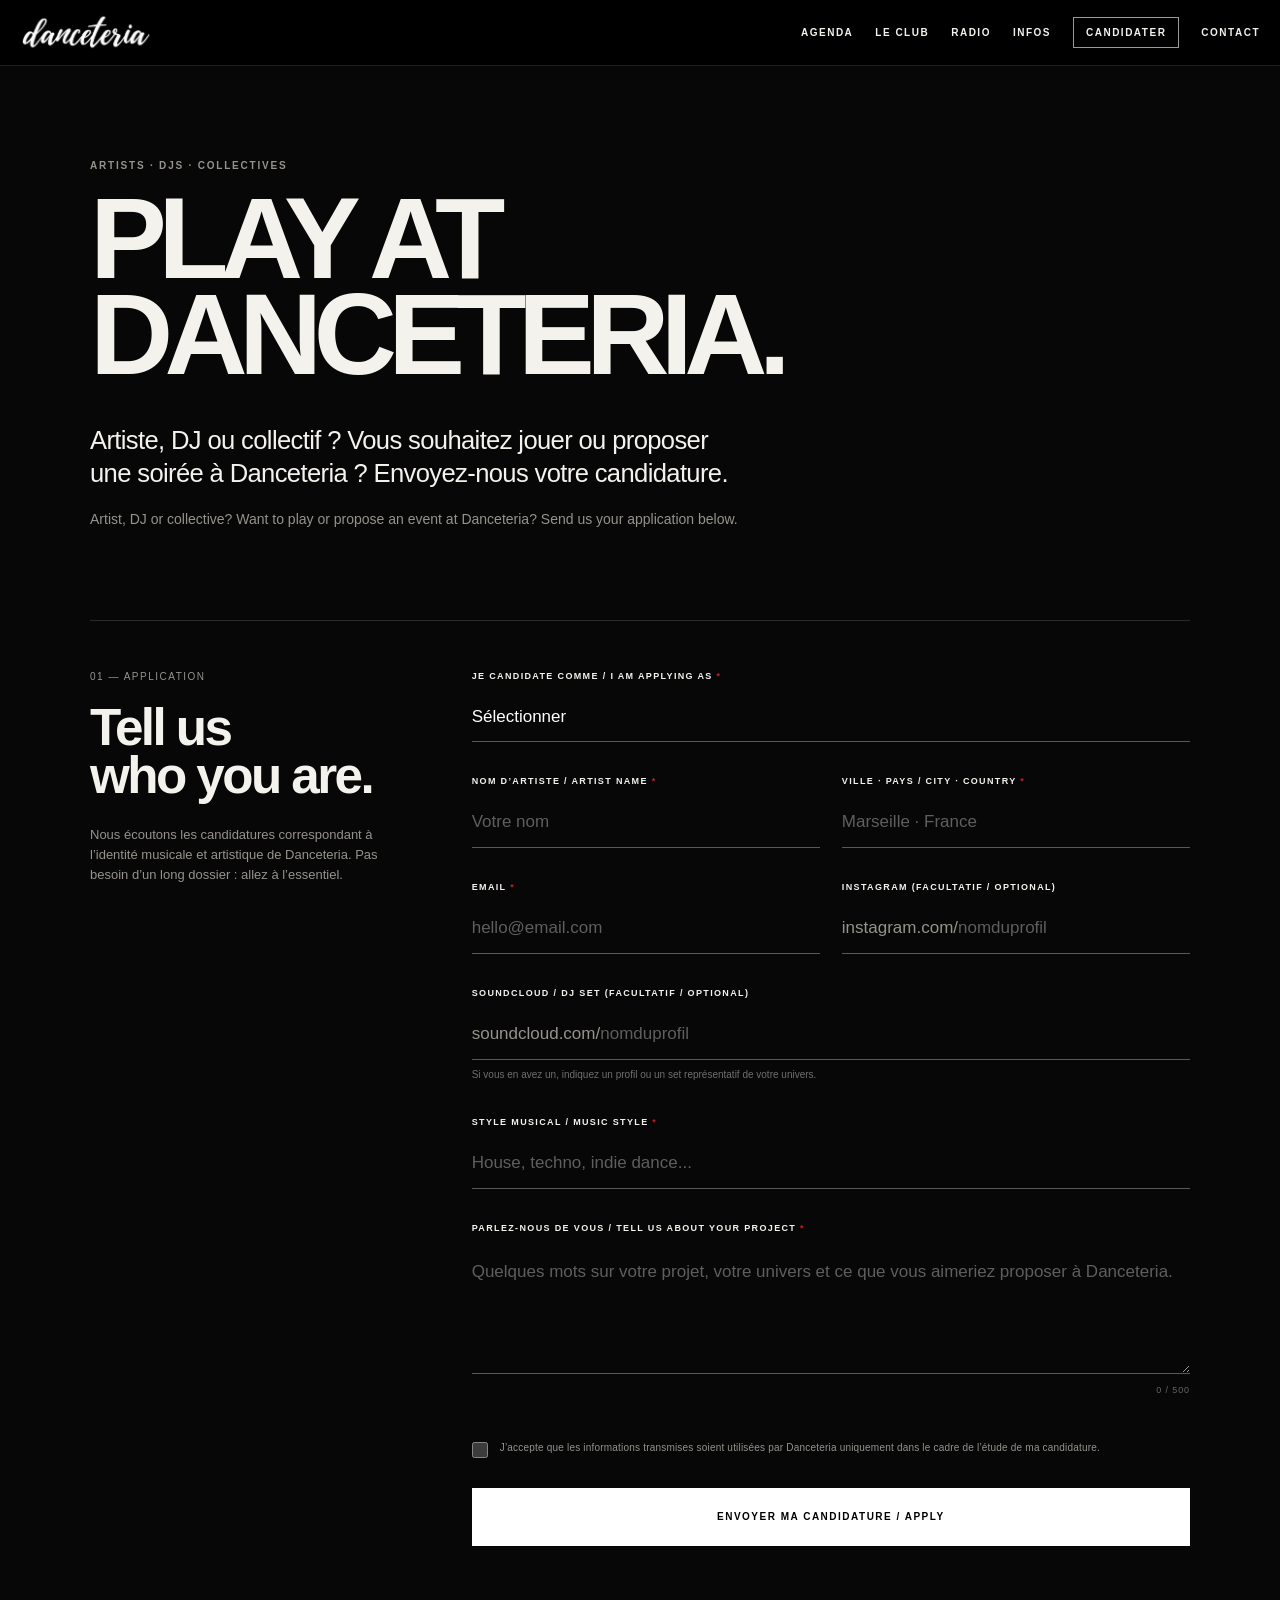
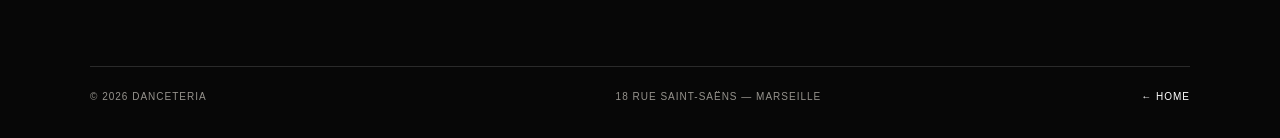
<file: candidature.html>
<!DOCTYPE html>
<html lang="fr">

<head>

  <!-- Google tag (gtag.js) — DANCETERIA.FR -->
  <script async src="https://www.googletagmanager.com/gtag/js?id=G-4NT4JHW9YG"></script>
  <script>
    window.dataLayer = window.dataLayer || [];
    function gtag(){dataLayer.push(arguments);}
    gtag('js', new Date());
    gtag('config', 'G-4NT4JHW9YG');
  </script>


  <meta charset="UTF-8">

  <meta
    name="viewport"
    content="width=device-width, initial-scale=1.0"
  >

  <title>Jouer à Danceteria Marseille | Candidature DJ</title>

  <meta
    name="description"
    content="DJ, artiste ou collectif : proposez votre projet pour jouer ou organiser une soirée au club Danceteria à Marseille."
  >

  <meta
    name="robots"
    content="index, follow, max-image-preview:large"
  >

  <meta
    name="theme-color"
    content="#070707"
  >

  <link rel="canonical" href="https://danceteria.fr/candidature.html">
  <link rel="alternate" hreflang="fr" href="https://danceteria.fr/candidature.html">
  <link rel="alternate" hreflang="x-default" href="https://danceteria.fr/candidature.html">

  <link
    rel="icon"
    type="image/png"
    href="logo-danceteria-transparent.png"
  >

  <link
    rel="apple-touch-icon"
    href="logo-danceteria.png"
  >

  <meta property="og:type" content="website">
  <meta property="og:locale" content="fr_FR">
  <meta property="og:site_name" content="Danceteria">
  <meta property="og:title" content="Jouer à Danceteria — Candidature DJ et collectif">
  <meta property="og:description" content="Proposez votre projet pour jouer ou organiser une soirée à Danceteria Marseille.">
  <meta property="og:url" content="https://danceteria.fr/candidature.html">
  <meta property="og:image" content="https://danceteria.fr/logo-danceteria.png">
  <meta property="og:image:alt" content="Logo du club Danceteria à Marseille">

  <meta name="twitter:card" content="summary">
  <meta name="twitter:title" content="Jouer à Danceteria Marseille">
  <meta name="twitter:description" content="Candidature pour DJs, artistes et collectifs.">
  <meta name="twitter:image" content="https://danceteria.fr/logo-danceteria.png">


  <style>

    :root {
      --bg: #070707;
      --surface: #101010;
      --text: #f4f2ed;
      --muted: #96938d;
      --line: rgba(255,255,255,.14);
      --red: #c82019;
      --max: 1100px;
      color-scheme: dark;
    }

    * {
      box-sizing: border-box;
    }

    html {
      background: var(--bg);
    }

    body {
      margin: 0;
      min-height: 100vh;
      background: var(--bg);
      color: var(--text);
      font-family: "Helvetica Neue", Helvetica, Arial, sans-serif;
      -webkit-font-smoothing: antialiased;
    }

    body.menu-open {
      overflow: hidden;
    }

    a {
      color: inherit;
    }


    /* HEADER */

    .site-header {
      position: fixed;
      z-index: 100;
      top: 0;
      left: 0;
      right: 0;
      height: 66px;
      padding: 0 20px;
      display: flex;
      align-items: center;
      justify-content: space-between;
      background: rgba(0,0,0,.94);
      border-bottom: 1px solid rgba(255,255,255,.12);
      backdrop-filter: blur(8px);
      -webkit-backdrop-filter: blur(8px);
    }

    .brand {
      width: 138px;
      height: 42px;
      display: flex;
      align-items: center;
      text-decoration: none;
    }

    .brand img {
      display: block;
      width: 132px;
      height: auto;
      object-fit: contain;
    }

    .main-nav {
      display: flex;
      align-items: center;
      gap: 22px;
    }

    .main-nav a {
      text-decoration: none;
      text-transform: uppercase;
      font-size: 10px;
      font-weight: 700;
      letter-spacing: .15em;
      transition: opacity .2s ease;
    }

    .main-nav a:hover {
      opacity: .55;
    }

    .main-nav .active {
      padding: 9px 12px;
      border: 1px solid rgba(255,255,255,.6);
    }

    .menu-toggle {
      display: none;
      padding: 0;
      border: 0;
      background: transparent;
      color: white;
      font: inherit;
      font-size: 10px;
      font-weight: 800;
      letter-spacing: .15em;
      cursor: pointer;
    }


    /* PAGE */

    .page {
      width: min(var(--max), calc(100% - 44px));
      margin: 0 auto;
      padding: 160px 0 120px;
    }

    .page-intro {
      max-width: 900px;
      margin-bottom: 90px;
    }

    .eyebrow {
      margin: 0 0 20px;
      font-size: 10px;
      font-weight: 800;
      letter-spacing: .18em;
      text-transform: uppercase;
      color: var(--muted);
    }

    h1 {
      margin: 0;
      max-width: 900px;
      font-size: clamp(58px,9vw,126px);
      line-height: .83;
      font-weight: 900;
      letter-spacing: -.075em;
      text-transform: uppercase;
    }

    .intro-fr {
      max-width: 650px;
      margin: 42px 0 0;
      font-size: clamp(19px,2vw,28px);
      line-height: 1.3;
      letter-spacing: -.025em;
    }

    .intro-en {
      max-width: 650px;
      margin: 18px 0 0;
      color: var(--muted);
      font-size: 14px;
      line-height: 1.55;
    }


    /* LAYOUT */

    .form-layout {
      display: grid;
      grid-template-columns: .42fr 1fr;
      gap: 80px;
      align-items: start;
      padding-top: 50px;
      border-top: 1px solid var(--line);
    }

    .form-aside {
      position: sticky;
      top: 110px;
    }

    .form-number {
      display: block;
      margin-bottom: 22px;
      color: var(--muted);
      font-size: 10px;
      letter-spacing: .15em;
    }

    .form-aside h2 {
      margin: 0;
      font-size: clamp(32px,4vw,52px);
      line-height: .92;
      letter-spacing: -.05em;
    }

    .form-aside p {
      max-width: 300px;
      margin: 26px 0 0;
      color: var(--muted);
      font-size: 13px;
      line-height: 1.55;
    }


    /* FORM */

    .application-form {
      width: 100%;
    }

    .field {
      margin-bottom: 34px;
    }

    .field-row {
      display: grid;
      grid-template-columns: 1fr 1fr;
      gap: 22px;
    }

    label {
      display: block;
      margin-bottom: 11px;
      font-size: 9px;
      font-weight: 800;
      letter-spacing: .15em;
      text-transform: uppercase;
    }

    .required {
      color: var(--red);
    }

    input,
    select,
    textarea {
      width: 100%;
      padding: 15px 0;
      border: 0;
      border-bottom: 1px solid rgba(255,255,255,.33);
      border-radius: 0;
      outline: 0;
      background: transparent;
      color: white;
      font: inherit;
      font-size: 17px;
      transition: border-color .2s ease;
    }

    input:focus,
    select:focus,
    textarea:focus {
      border-bottom-color: white;
    }

    input::placeholder,
    textarea::placeholder {
      color: #5e5e5e;
    }

    select {
      appearance: none;
      -webkit-appearance: none;
      cursor: pointer;
    }

    select option {
      background: #111;
      color: white;
    }

    textarea {
      min-height: 130px;
      resize: vertical;
      line-height: 1.5;
    }

    .field-help {
      display: block;
      margin-top: 8px;
      color: #6f6f6f;
      font-size: 10px;
      line-height: 1.45;
    }

    .char-counter {
      margin-top: 7px;
      text-align: right;
      color: #666;
      font-size: 9px;
      letter-spacing: .1em;
    }


    /* PREFIXES */

    .prefixed-input {
      display: flex;
      align-items: center;
      width: 100%;
      border-bottom: 1px solid rgba(255,255,255,.33);
      transition: border-color .2s ease;
    }

    .prefixed-input:focus-within {
      border-bottom-color: white;
    }

    .input-prefix {
      flex-shrink: 0;
      padding: 15px 0;
      color: var(--muted);
      font-size: 17px;
      white-space: nowrap;
    }

    .prefixed-input input {
      min-width: 0;
      padding: 15px 0;
      margin: 0;
      border: 0;
    }

    .prefixed-input input:focus {
      border: 0;
    }


    /* CONSENT */

    .consent {
      margin: 45px 0 30px;
      display: flex;
      gap: 12px;
      align-items: flex-start;
    }

    .consent input {
      width: 16px;
      height: 16px;
      margin: 2px 0 0;
      accent-color: white;
      flex-shrink: 0;
    }

    .consent label {
      margin: 0;
      color: var(--muted);
      font-size: 10px;
      font-weight: 500;
      line-height: 1.5;
      letter-spacing: .02em;
      text-transform: none;
    }


    /* BUTTON */

    .submit-button {
      width: 100%;
      min-height: 58px;
      padding: 0 22px;
      border: 1px solid white;
      background: white;
      color: black;
      font: inherit;
      font-size: 10px;
      font-weight: 850;
      letter-spacing: .15em;
      text-transform: uppercase;
      cursor: pointer;
      transition: background .2s ease,color .2s ease;
    }

    .submit-button:hover {
      background: transparent;
      color: white;
    }

    .submit-button:disabled {
      opacity: .45;
      cursor: wait;
    }


    /* MESSAGES */

    .form-message {
      display: none;
      margin-top: 30px;
      padding: 28px;
      border: 1px solid var(--line);
    }

    .form-message.is-visible {
      display: block;
    }

    .form-message strong {
      display: block;
      margin-bottom: 8px;
      font-size: 20px;
      letter-spacing: -.03em;
    }

    .form-message p {
      margin: 0;
      color: var(--muted);
      line-height: 1.5;
      font-size: 13px;
    }

    .form-error {
      border-color: rgba(200,32,25,.7);
    }


    /* FOOTER */

    .site-footer {
      width: min(var(--max),calc(100% - 44px));
      margin: 0 auto;
      padding: 24px 0 36px;
      display: grid;
      grid-template-columns: 1fr 1fr auto;
      gap: 20px;
      border-top: 1px solid var(--line);
      color: var(--muted);
      font-size: 10px;
      letter-spacing: .1em;
    }

    .site-footer a {
      color: white;
      text-decoration: none;
    }


    @media (max-width:900px) {

      .menu-toggle {
        display: block;
      }

      .main-nav {
        position: fixed;
        top: 66px;
        left: 0;
        right: 0;
        display: none;
        flex-direction: column;
        align-items: flex-start;
        padding: 28px 20px 36px;
        background: #000;
      }

      .main-nav.is-open {
        display: flex;
      }

      .main-nav a {
        font-size: 17px;
      }

      .main-nav .active {
        padding: 12px 15px;
      }

      .form-layout {
        grid-template-columns: 1fr;
        gap: 50px;
      }

      .form-aside {
        position: static;
      }

      .form-aside p {
        max-width: 500px;
      }
    }


    @media (max-width:600px) {

      .site-header {
        padding: 0 16px;
      }

      .brand {
        width: 112px;
      }

      .brand img {
        width: 108px;
      }

      .page {
        width: calc(100% - 32px);
        padding: 125px 0 80px;
      }

      .page-intro {
        margin-bottom: 65px;
      }

      h1 {
        font-size: clamp(50px,17vw,78px);
      }

      .intro-fr {
        margin-top: 32px;
        font-size: 19px;
      }

      .field-row {
        grid-template-columns: 1fr;
        gap: 0;
      }

      .input-prefix,
      .prefixed-input input {
        font-size: 15px;
      }

      .site-footer {
        width: calc(100% - 32px);
        grid-template-columns: 1fr auto;
      }

      .site-footer span:nth-child(2) {
        display: none;
      }
    }

  </style>

</head>


<body>


<header class="site-header">

  <a
    class="brand"
    href="index.html"
    aria-label="Danceteria — accueil"
  >
    <img
      src="logo-danceteria-transparent.png"
      alt="Danceteria"
    >
  </a>

  <button
    class="menu-toggle"
    type="button"
    aria-expanded="false"
    aria-controls="main-nav"
  >
    MENU
  </button>

  <nav
    class="main-nav"
    id="main-nav"
    aria-label="Navigation principale"
  >

    <a href="index.html#agenda">Agenda</a>
    <a href="index.html#club">Le club</a>
    <a href="radio.html">Radio</a>
    <a href="index.html#infos">Infos</a>

    <a
      class="active"
      href="candidature.html"
    >
      Candidater
    </a>

    <a href="index.html#contact">Contact</a>

  </nav>

</header>



<main class="page">


<section class="page-intro">

  <p class="eyebrow">
    Artists · DJs · Collectives
  </p>

  <h1>
    Play at<br>
    Danceteria.
  </h1>

  <p class="intro-fr">
    Artiste, DJ ou collectif ?
    Vous souhaitez jouer ou proposer une soirée à Danceteria ?
    Envoyez-nous votre candidature.
  </p>

  <p class="intro-en">
    Artist, DJ or collective?
    Want to play or propose an event at Danceteria?
    Send us your application below.
  </p>

</section>



<section class="form-layout">


<aside class="form-aside">

  <span class="form-number">
    01 — APPLICATION
  </span>

  <h2>
    Tell us<br>
    who you are.
  </h2>

  <p>
    Nous écoutons les candidatures correspondant à
    l’identité musicale et artistique de Danceteria.
    Pas besoin d’un long dossier : allez à l’essentiel.
  </p>

</aside>



<form
  class="application-form"
  id="application-form"
  action="https://formspree.io/f/xoeqevja"
  method="POST"
>


<input
  type="hidden"
  name="_subject"
  value="Nouvelle candidature — Danceteria"
>


<input
  type="text"
  name="_gotcha"
  tabindex="-1"
  autocomplete="off"
  style="display:none"
>


<input
  type="hidden"
  id="instagram-url"
  name="Instagram"
>


<input
  type="hidden"
  id="soundcloud-url"
  name="SoundCloud / DJ Set"
>



<div class="field">

  <label for="type">
    Je candidate comme / I am applying as
    <span class="required">*</span>
  </label>

  <select
    id="type"
    name="Type de candidature"
    required
  >

    <option value="" selected disabled>
      Sélectionner
    </option>

    <option value="DJ / Artiste">
      DJ / Artiste
    </option>

    <option value="Collectif">
      Collectif
    </option>

  </select>

</div>



<div class="field-row">


<div class="field">

  <label for="name">
    Nom d’artiste / Artist name
    <span class="required">*</span>
  </label>

  <input
    id="name"
    name="Nom artiste ou collectif"
    type="text"
    required
    autocomplete="name"
    placeholder="Votre nom"
  >

</div>



<div class="field">

  <label for="location">
    Ville · Pays / City · Country
    <span class="required">*</span>
  </label>

  <input
    id="location"
    name="Ville et pays"
    type="text"
    required
    placeholder="Marseille · France"
  >

</div>


</div>



<div class="field-row">


<div class="field">

  <label for="email">
    Email
    <span class="required">*</span>
  </label>

  <input
    id="email"
    name="email"
    type="email"
    required
    autocomplete="email"
    placeholder="hello@email.com"
  >

</div>



<div class="field">

  <label for="instagram-handle">
    Instagram (facultatif / optional)
  </label>

  <div class="prefixed-input">

    <span class="input-prefix">
      instagram.com/
    </span>

    <input
      id="instagram-handle"
      type="text"
      autocomplete="off"
      autocapitalize="none"
      spellcheck="false"
      placeholder="nomduprofil"
    >

  </div>

</div>


</div>



<div class="field">

  <label for="soundcloud-handle">
    SoundCloud / DJ Set (facultatif / optional)
  </label>

  <div class="prefixed-input">

    <span class="input-prefix">
      soundcloud.com/
    </span>

    <input
      id="soundcloud-handle"
      type="text"
      autocomplete="off"
      autocapitalize="none"
      spellcheck="false"
      placeholder="nomduprofil"
    >

  </div>

  <span class="field-help">
    Si vous en avez un, indiquez un profil ou un set représentatif de votre univers.
  </span>

</div>



<div class="field">

  <label for="style">
    Style musical / Music style
    <span class="required">*</span>
  </label>

  <input
    id="style"
    name="Style musical"
    type="text"
    required
    placeholder="House, techno, indie dance..."
  >

</div>



<div class="field">

  <label for="message">
    Parlez-nous de vous / Tell us about your project
    <span class="required">*</span>
  </label>

  <textarea
    id="message"
    name="Présentation"
    maxlength="500"
    required
    placeholder="Quelques mots sur votre projet, votre univers et ce que vous aimeriez proposer à Danceteria."
  ></textarea>

  <div
    class="char-counter"
    id="char-counter"
  >
    0 / 500
  </div>

</div>



<div class="consent">

  <input
    id="consent"
    name="Consentement"
    type="checkbox"
    value="Oui"
    required
  >

  <label for="consent">
    J’accepte que les informations transmises soient utilisées
    par Danceteria uniquement dans le cadre de l’étude de ma candidature.
  </label>

</div>



<button
  class="submit-button"
  id="submit-button"
  type="submit"
>
  ENVOYER MA CANDIDATURE / APPLY
</button>



<div
  class="form-message"
  id="success-message"
  role="status"
>

  <strong>
    CANDIDATURE ENVOYÉE.
  </strong>

  <p>
    Merci. Nous reviendrons vers vous si votre proposition
    correspond à la programmation de Danceteria.
  </p>

</div>



<div
  class="form-message form-error"
  id="error-message"
  role="alert"
>

  <strong>
    UNE ERREUR EST SURVENUE.
  </strong>

  <p>
    Votre candidature n’a pas pu être envoyée.
    Merci de réessayer ou de nous contacter à info@danceteria.fr.
  </p>

</div>


</form>


</section>


</main>



<footer class="site-footer">

  <span>
    © 2026 DANCETERIA
  </span>

  <span>
    18 RUE SAINT-SAËNS — MARSEILLE
  </span>

  <a href="index.html">
    ← HOME
  </a>

</footer>



<script>

  const menuButton =
    document.querySelector('.menu-toggle');

  const nav =
    document.querySelector('.main-nav');


  if (menuButton && nav) {

    menuButton.addEventListener('click', () => {

      const isOpen =
        nav.classList.toggle('is-open');

      menuButton.setAttribute(
        'aria-expanded',
        isOpen ? 'true' : 'false'
      );

      menuButton.textContent =
        isOpen ? 'FERMER' : 'MENU';

      document.body.classList.toggle(
        'menu-open',
        isOpen
      );

    });

  }



  const messageField =
    document.querySelector('#message');

  const charCounter =
    document.querySelector('#char-counter');


  if (messageField && charCounter) {

    messageField.addEventListener(
      'input',
      () => {

        charCounter.textContent =
          `${messageField.value.length} / 500`;

      }
    );

  }



  const instagramHandle =
    document.querySelector('#instagram-handle');

  const soundcloudHandle =
    document.querySelector('#soundcloud-handle');

  const instagramUrl =
    document.querySelector('#instagram-url');

  const soundcloudUrl =
    document.querySelector('#soundcloud-url');


  function cleanInstagram(value) {

    return value
      .trim()
      .replace(
        /^https?:\/\/(www\.)?instagram\.com\//i,
        ''
      )
      .replace(/^@/, '')
      .replace(/^\/+|\/+$/g, '');

  }


  function cleanSoundCloud(value) {

    return value
      .trim()
      .replace(
        /^https?:\/\/(www\.)?soundcloud\.com\//i,
        ''
      )
      .replace(/^@/, '')
      .replace(/^\/+|\/+$/g, '');

  }



  const form =
    document.querySelector('#application-form');

  const submitButton =
    document.querySelector('#submit-button');

  const successMessage =
    document.querySelector('#success-message');

  const errorMessage =
    document.querySelector('#error-message');


  if (form) {

    form.addEventListener(
      'submit',
      async event => {

        event.preventDefault();


        const instagram =
          cleanInstagram(
            instagramHandle.value
          );

        const soundcloud =
          cleanSoundCloud(
            soundcloudHandle.value
          );


        instagramHandle.value =
          instagram;

        soundcloudHandle.value =
          soundcloud;


        instagramUrl.value =
          instagram
            ? `https://www.instagram.com/${instagram}`
            : '';

        soundcloudUrl.value =
          soundcloud
            ? `https://soundcloud.com/${soundcloud}`
            : '';


        successMessage.classList.remove(
          'is-visible'
        );

        errorMessage.classList.remove(
          'is-visible'
        );


        submitButton.disabled = true;

        submitButton.textContent =
          'ENVOI EN COURS...';


        try {

          const response =
            await fetch(
              form.action,
              {
                method: 'POST',
                body: new FormData(form),
                headers: {
                  'Accept': 'application/json'
                }
              }
            );


          if (response.ok) {

            /*
            ====================================================
            GOOGLE ANALYTICS
            Candidature réellement envoyée
            ====================================================
            */

            if (typeof gtag === 'function') {

              gtag(
                'event',
                'application_submit',
                {
                  application_type:
                    document.querySelector('#type').value
                }
              );

            }


            form.reset();

            instagramUrl.value = '';
            soundcloudUrl.value = '';

            charCounter.textContent =
              '0 / 500';

            successMessage.classList.add(
              'is-visible'
            );

            successMessage.scrollIntoView({
              behavior: 'smooth',
              block: 'center'
            });

          }

          else {

            throw new Error(
              'Form submission failed'
            );

          }

        }

        catch (error) {

          errorMessage.classList.add(
            'is-visible'
          );

        }

        finally {

          submitButton.disabled = false;

          submitButton.textContent =
            'ENVOYER MA CANDIDATURE / APPLY';

        }

      }
    );

  }

</script>


</body>

</html>
</file>
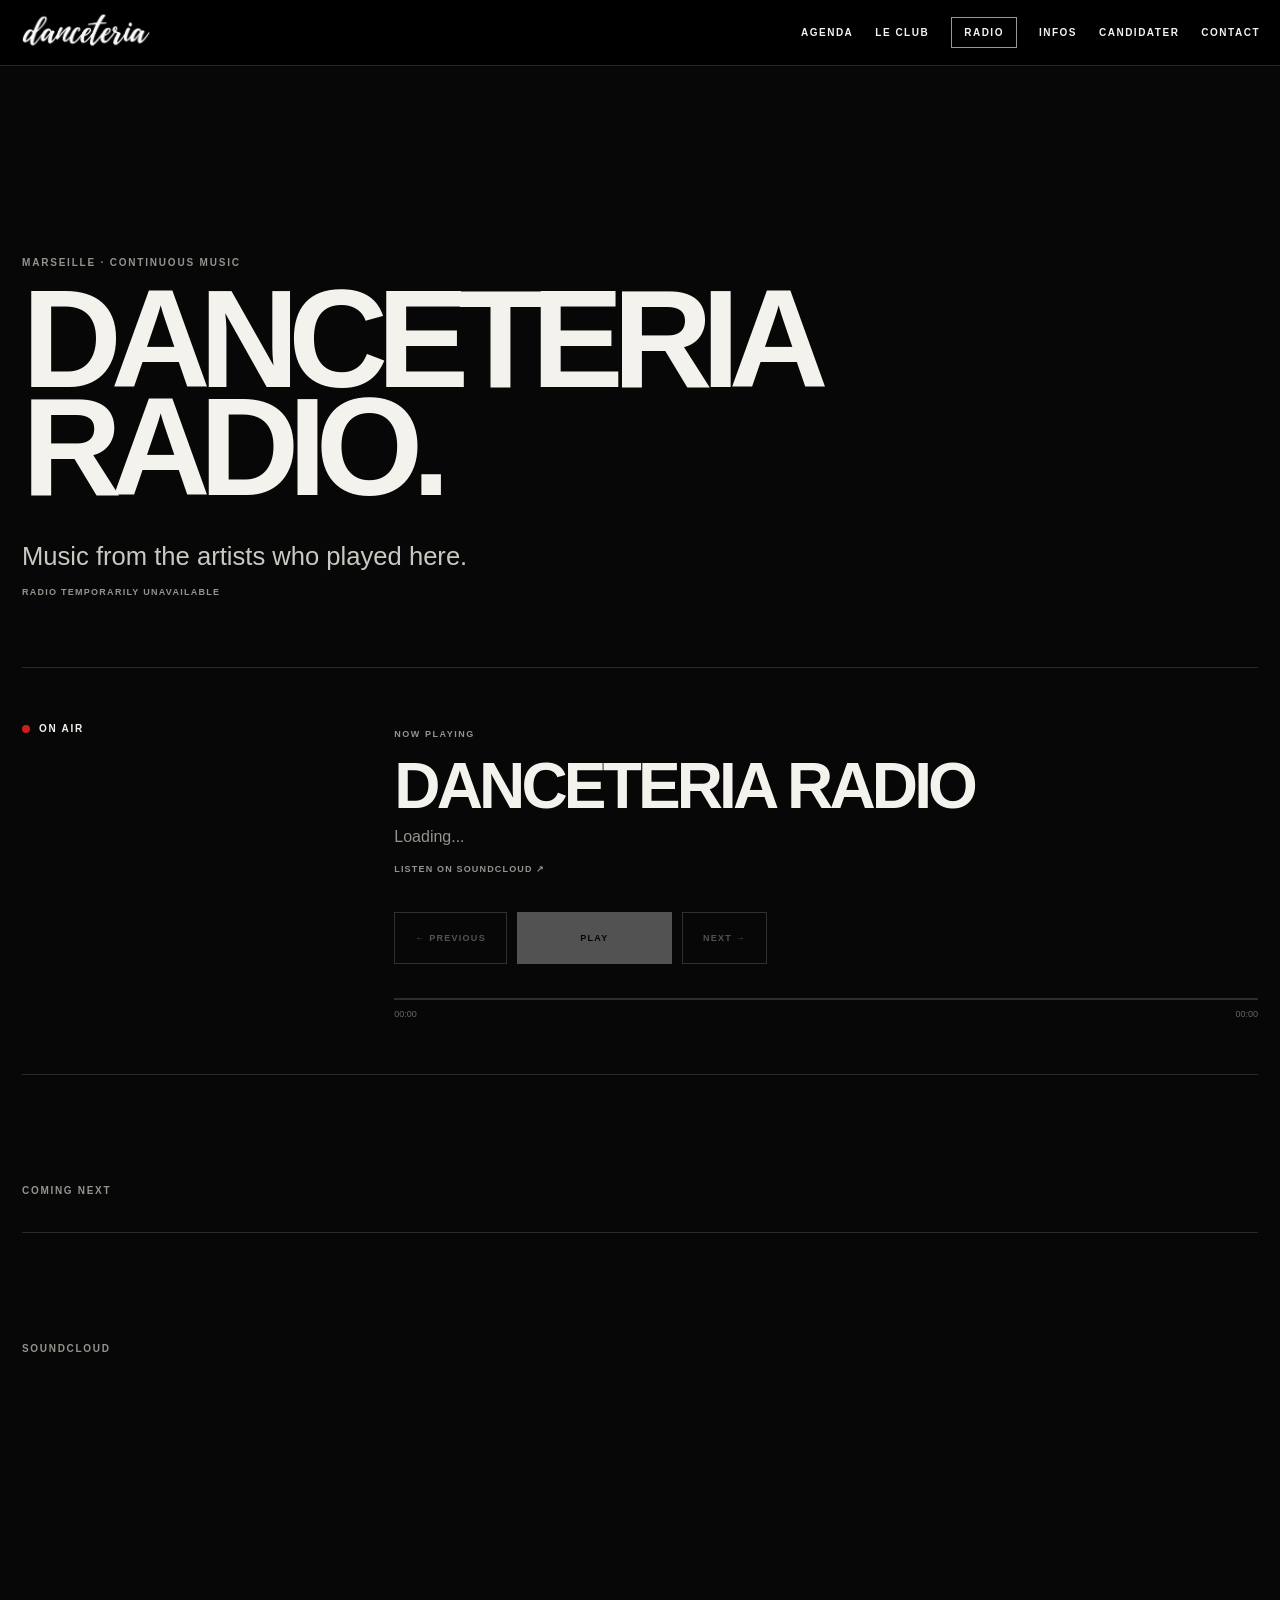
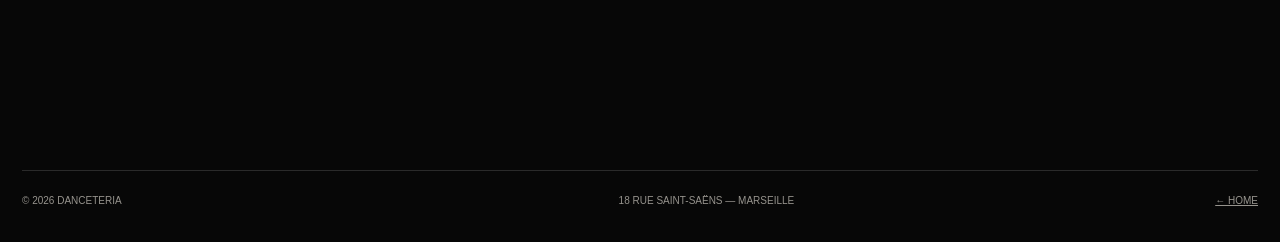
<file: radio.html>
<!DOCTYPE html>
<html lang="fr">

<head>

  <!-- GOOGLE ANALYTICS — DANCETERIA.FR -->
  <!-- En mode embed, on garde GA4 pour les interactions mais sans seconde page vue -->
  <script>
    (function () {

      const isRadioEmbed =
        new URLSearchParams(window.location.search).get('embed') === '1';

      window.dataLayer = window.dataLayer || [];

      function gtag() {
        dataLayer.push(arguments);
      }

      window.gtag = gtag;

      gtag('js', new Date());
      gtag(
        'config',
        'G-4NT4JHW9YG',
        {
          send_page_view: !isRadioEmbed
        }
      );

      const gaScript =
        document.createElement('script');

      gaScript.async = true;
      gaScript.src =
        'https://www.googletagmanager.com/gtag/js?id=G-4NT4JHW9YG';

      document.head.appendChild(gaScript);

    })();
  </script>


  <meta charset="UTF-8">

  <meta
    name="viewport"
    content="width=device-width, initial-scale=1.0"
  >

  <title>Danceteria Radio | Musique électronique à Marseille</title>

  <meta
    name="description"
    content="Écoutez Danceteria Radio : une sélection continue de DJs et artistes programmés au club Danceteria à Marseille."
  >

  <meta
    name="robots"
    content="index, follow, max-image-preview:large"
  >

  <meta
    name="theme-color"
    content="#070707"
  >

  <link rel="canonical" href="https://danceteria.fr/radio.html">
  <link rel="alternate" hreflang="fr" href="https://danceteria.fr/radio.html">
  <link rel="alternate" hreflang="x-default" href="https://danceteria.fr/radio.html">

  <link
    rel="icon"
    type="image/png"
    href="logo-danceteria-transparent.png"
  >

  <link
    rel="apple-touch-icon"
    href="logo-danceteria.png"
  >

  <meta property="og:type" content="website">
  <meta property="og:locale" content="fr_FR">
  <meta property="og:site_name" content="Danceteria">
  <meta property="og:title" content="Danceteria Radio — Marseille">
  <meta property="og:description" content="Écoutez une sélection continue de DJs et artistes programmés à Danceteria.">
  <meta property="og:url" content="https://danceteria.fr/radio.html">
  <meta property="og:image" content="https://danceteria.fr/logo-danceteria.png">
  <meta property="og:image:alt" content="Logo de Danceteria Radio">

  <meta name="twitter:card" content="summary">
  <meta name="twitter:title" content="Danceteria Radio — Marseille">
  <meta name="twitter:description" content="La sélection musicale des artistes programmés au club Danceteria.">
  <meta name="twitter:image" content="https://danceteria.fr/logo-danceteria.png">


  <style>

    :root {
      --bg: #070707;
      --text: #f4f2ed;
      --muted: #96938d;
      --line: rgba(255,255,255,.14);
      --red: #c82019;
      --max: 1280px;
      color-scheme: dark;
    }

    * {
      box-sizing: border-box;
    }

    html {
      background: var(--bg);
    }

    body {
      margin: 0;
      min-height: 100vh;
      background: var(--bg);
      color: var(--text);
      font-family: "Helvetica Neue", Helvetica, Arial, sans-serif;
      -webkit-font-smoothing: antialiased;
    }

    a {
      color: inherit;
    }


    /* HEADER */

    .site-header {
      position: fixed;
      z-index: 100;
      top: 0;
      left: 0;
      right: 0;
      height: 66px;
      padding: 0 20px;
      display: flex;
      align-items: center;
      justify-content: space-between;
      background: rgba(0,0,0,.94);
      border-bottom: 1px solid var(--line);
    }

    .brand img {
      width: 132px;
    }

    .main-nav {
      display: flex;
      align-items: center;
      gap: 22px;
    }

    .main-nav a {
      text-decoration: none;
      text-transform: uppercase;
      font-size: 10px;
      font-weight: 700;
      letter-spacing: .15em;
    }

    .main-nav .active {
      padding: 9px 12px;
      border: 1px solid rgba(255,255,255,.6);
    }

    .menu-toggle {
      display: none;
      background: transparent;
      color: white;
      border: 0;
      font-size: 10px;
      font-weight: 800;
      letter-spacing: .15em;
    }


    /* PAGE */

    .page {
      width: min(var(--max),calc(100% - 44px));
      margin: 0 auto;
      padding: 145px 0 120px;
    }

    .radio-intro {
      min-height: 58vh;
      display: flex;
      flex-direction: column;
      justify-content: flex-end;
      padding-bottom: 70px;
    }

    .eyebrow {
      margin: 0 0 18px;
      color: var(--muted);
      font-size: 10px;
      font-weight: 800;
      letter-spacing: .18em;
      text-transform: uppercase;
    }

    h1 {
      margin: 0;
      font-size: clamp(66px,10.8vw,154px);
      line-height: .78;
      font-weight: 900;
      letter-spacing: -.08em;
      text-transform: uppercase;
    }

    .radio-tagline {
      margin: 40px 0 0;
      color: #cbc8c2;
      font-size: clamp(19px,2vw,28px);
    }

    .library-info {
      margin: 16px 0 0;
      color: var(--muted);
      font-size: 9px;
      font-weight: 700;
      letter-spacing: .14em;
      text-transform: uppercase;
    }


    /* PLAYER */

    .radio-player {
      display: grid;
      grid-template-columns: .35fr 1fr;
      gap: 70px;
      padding: 55px 0;
      border-top: 1px solid var(--line);
      border-bottom: 1px solid var(--line);
    }

    .on-air {
      display: flex;
      gap: 9px;
      align-items: center;
      font-size: 10px;
      font-weight: 800;
      letter-spacing: .17em;
    }

    .on-air-dot {
      width: 8px;
      height: 8px;
      border-radius: 50%;
      background: var(--red);
    }

    .now-playing-label {
      color: var(--muted);
      font-size: 9px;
      font-weight: 800;
      letter-spacing: .17em;
      text-transform: uppercase;
    }

    .now-artist {
      margin: 17px 0 0;
      font-size: clamp(34px,5vw,74px);
      line-height: .88;
      letter-spacing: -.06em;
      text-transform: uppercase;
    }

    .now-title {
      color: var(--muted);
      margin: 14px 0 0;
    }

    .priority {
      display: none;
      margin-top: 10px;
      font-size: 8px;
      font-weight: 800;
      letter-spacing: .14em;
      text-transform: uppercase;
    }

    .priority.visible {
      display: block;
    }

    .soundcloud-link {
      display: inline-block;
      margin-top: 18px;
      color: var(--muted);
      font-size: 9px;
      font-weight: 800;
      letter-spacing: .13em;
      text-decoration: none;
      text-transform: uppercase;
    }


    /* CONTROLS */

    .controls {
      margin-top: 36px;
      display: flex;
      gap: 10px;
    }

    .control-button {
      min-height: 52px;
      padding: 0 20px;
      border: 1px solid rgba(255,255,255,.55);
      background: transparent;
      color: white;
      font-size: 9px;
      font-weight: 850;
      letter-spacing: .14em;
    }

    .control-button.primary {
      min-width: 155px;
      background: white;
      color: black;
    }

    .control-button:disabled {
      opacity: .3;
    }


    /* PROGRESS */

    .progress-wrap {
      margin-top: 34px;
    }

    .progress {
      height: 2px;
      background: rgba(255,255,255,.15);
    }

    .progress-bar {
      height: 100%;
      width: 0;
      background: white;
    }

    .time-row {
      margin-top: 9px;
      display: flex;
      justify-content: space-between;
      color: #666;
      font-size: 9px;
    }


    /* QUEUE */

    .queue-section {
      padding: 100px 0;
    }

    .section-label {
      margin-bottom: 36px;
      color: var(--muted);
      font-size: 10px;
      font-weight: 800;
      letter-spacing: .17em;
      text-transform: uppercase;
    }

    .queue {
      border-top: 1px solid var(--line);
    }

    .queue-item {
      display: grid;
      grid-template-columns: 60px 1fr 1fr auto;
      gap: 20px;
      padding: 18px 0;
      border-bottom: 1px solid var(--line);
    }

    .queue-number {
      color: #666;
      font-size: 10px;
    }

    .queue-artist {
      font-weight: 700;
    }

    .queue-title {
      color: var(--muted);
      font-size: 13px;
    }

    .queue-priority {
      color: #777;
      font-size: 8px;
      letter-spacing: .12em;
    }


    /* SOUNDCLOUD */

    .soundcloud-frame {
      width: 100%;
      height: 166px;
      border: 0;
    }

    .source-section {
      padding-bottom: 90px;
    }


    /* FOOTER */

    .site-footer {
      width: min(var(--max),calc(100% - 44px));
      margin: 0 auto;
      padding: 24px 0 36px;
      display: grid;
      grid-template-columns: 1fr 1fr auto;
      border-top: 1px solid var(--line);
      color: var(--muted);
      font-size: 10px;
    }


    @media(max-width:900px) {

      .menu-toggle {
        display: block;
      }

      .main-nav {
        position: fixed;
        top: 66px;
        left: 0;
        right: 0;
        display: none;
        flex-direction: column;
        align-items: flex-start;
        padding: 30px 20px;
        background: #000;
      }

      .main-nav.is-open {
        display: flex;
      }

      .radio-player {
        grid-template-columns: 1fr;
      }

    }


    @media(max-width:600px) {

      .page {
        width: calc(100% - 32px);
      }

      .controls {
        display: grid;
        grid-template-columns: 1fr 1fr;
      }

      .control-button.primary {
        grid-column: 1 / -1;
      }

      .queue-item {
        grid-template-columns: 40px 1fr;
      }

      .queue-title,
      .queue-priority {
        grid-column: 2;
      }

    }


    /* COMPACT PLAYER FOR THE HOMEPAGE HERO */

    body.embed-mode {
      min-width: 0;
      overflow: hidden;
      background: transparent;
    }

    body.embed-mode .site-header,
    body.embed-mode .radio-intro,
    body.embed-mode .queue-section,
    body.embed-mode .site-footer {
      display: none;
    }

    body.embed-mode .page {
      width: 100%;
      margin: 0;
      padding: 0;
    }

    body.embed-mode .radio-player {
      min-height: 150px;
      grid-template-columns: auto minmax(0,1fr);
      gap: 15px;
      padding: 15px 16px;
      overflow: hidden;
      border: 1px solid rgba(255,255,255,.24);
      background: rgba(0,0,0,.84);
      backdrop-filter: blur(10px);
      -webkit-backdrop-filter: blur(10px);
    }

    body.embed-mode .on-air {
      margin-top: 2px;
      font-size: 8px;
    }

    body.embed-mode .now-playing-label,
    body.embed-mode .soundcloud-link,
    body.embed-mode .progress-wrap,
    body.embed-mode #previous,
    body.embed-mode .priority {
      display: none;
    }

    body.embed-mode .now-artist {
      max-width: 100%;
      margin: 2px 0 0;
      overflow: hidden;
      font-size: 18px;
      line-height: 1;
      letter-spacing: -.03em;
      text-overflow: ellipsis;
      white-space: nowrap;
    }

    body.embed-mode .now-title {
      max-width: 100%;
      margin: 6px 0 0;
      overflow: hidden;
      font-size: 11px;
      line-height: 1.2;
      text-overflow: ellipsis;
      white-space: nowrap;
    }

    body.embed-mode .controls {
      margin-top: 13px;
      display: grid;
      grid-template-columns: minmax(0,1fr) auto;
      gap: 8px;
    }

    body.embed-mode .control-button.primary {
      width: 100%;
      min-width: 0;
      min-height: 38px;
      grid-column: auto;
    }

    body.embed-mode #next {
      min-height: 38px;
      padding: 0 14px;
      white-space: nowrap;
    }

    body.embed-mode .source-section {
      position: fixed;
      left: -9999px;
      top: 0;
      width: 1px;
      height: 1px;
      overflow: hidden;
      opacity: 0;
      pointer-events: none;
    }

  </style>

</head>


<body>


<header class="site-header">

  <a
    class="brand"
    href="index.html"
  >

    <img
      src="logo-danceteria-transparent.png"
      alt="Danceteria"
    >

  </a>


  <button class="menu-toggle">
    MENU
  </button>


  <nav class="main-nav">

    <a href="index.html#agenda">
      Agenda
    </a>

    <a href="index.html#club">
      Le club
    </a>

    <a
      class="active"
      href="radio.html"
    >
      Radio
    </a>

    <a href="index.html#infos">
      Infos
    </a>

    <a href="candidature.html">
      Candidater
    </a>

    <a href="index.html#contact">
      Contact
    </a>

  </nav>

</header>



<main class="page">


<section class="radio-intro">

  <p class="eyebrow">
    Marseille · Continuous music
  </p>

  <h1>
    Danceteria<br>
    Radio.
  </h1>

  <p class="radio-tagline">
    Music from the artists who played here.
  </p>

  <p
    class="library-info"
    id="library-info"
  >
    Loading rotation...
  </p>

</section>



<section class="radio-player">


<div>

  <div class="on-air">

    <span class="on-air-dot"></span>

    <span>
      ON AIR
    </span>

  </div>

</div>



<div>

  <span class="now-playing-label">
    Now playing
  </span>

  <h2
    class="now-artist"
    id="now-artist"
  >
    Danceteria Radio
  </h2>

  <p
    class="now-title"
    id="now-title"
  >
    Loading...
  </p>

  <span
    class="priority"
    id="priority"
  ></span>

  <a
    class="soundcloud-link"
    id="soundcloud-link"
    target="_blank"
  >
    Listen on SoundCloud ↗
  </a>


  <div class="controls">

    <button
      class="control-button"
      id="previous"
      disabled
    >
      ← PREVIOUS
    </button>

    <button
      class="control-button primary"
      id="play"
      disabled
    >
      PLAY
    </button>

    <button
      class="control-button"
      id="next"
      aria-label="Morceau suivant"
      disabled
    >
      NEXT →
    </button>

  </div>


  <div class="progress-wrap">

    <div class="progress">

      <div
        class="progress-bar"
        id="progress-bar"
      ></div>

    </div>

    <div class="time-row">

      <span id="current-time">
        00:00
      </span>

      <span id="duration">
        00:00
      </span>

    </div>

  </div>

</div>


</section>



<section class="queue-section">

  <p class="section-label">
    Coming next
  </p>

  <div
    class="queue"
    id="queue"
  ></div>

</section>



<section class="source-section">

  <p class="section-label">
    SoundCloud
  </p>

  <iframe
    id="soundcloud-player"
    class="soundcloud-frame"
    allow="autoplay; encrypted-media"
  ></iframe>

</section>


</main>



<footer class="site-footer">

  <span>
    © 2026 DANCETERIA
  </span>

  <span>
    18 RUE SAINT-SAËNS — MARSEILLE
  </span>

  <a href="index.html">
    ← HOME
  </a>

</footer>



<script src="https://w.soundcloud.com/player/api.js"></script>


<script>


const radioParams =
  new URLSearchParams(
    window.location.search
  );

const embedMode =
  radioParams.get('embed') === '1';

const autoplayRequested =
  radioParams.get('autoplay') === '1';

if (embedMode) {
  document.body.classList.add(
    'embed-mode'
  );
}


/*
============================================================
GOOGLE SHEETS
============================================================
*/


const SITE_CSV_URL =
  'https://docs.google.com/spreadsheets/d/e/2PACX-1vSWtN0q_uI69iuWSoDrEJ3auxocK5C5i7HBgr1fVwOtBso3gPv4ZsrMpWm-bLwfp2cxailFKvxFSRBt/pub?gid=289963765&single=true&output=csv';



/*
============================================================
PERMANENT RADIO LIBRARY
============================================================
*/


const permanentLibrary = [


  {
    artist: "CHRIS GAVIN",
    title: "Udessia (Original Mix)",
    url: "https://soundcloud.com/djchrisgavin/chris-gavin-udessia-original",
    kind: "track"
  },


  {
    artist: "JACK DE MARSEILLE",
    title: "Ellipsia",
    url: "https://soundcloud.com/jack-de-marseille/ellipsia",
    kind: "track"
  },


  {
    artist: "MILA DIETRICH",
    title: "When I Look Into Your Eyes",
    url: "https://soundcloud.com/mila-dietrich/when-i-look-into-your-eyes",
    kind: "track"
  },


  {
    artist: "YAN WAGNER",
    title: "Changed (Original Mix)",
    url: "https://soundcloud.com/yanwagnersyrup/changed-original-mix",
    kind: "track"
  },


  {
    artist: "SEIUN",
    title: "Italomania",
    url: "https://soundcloud.com/seiunmusic/toy-tonics-x-bordello-a-parigi-oxi-180725-italomania",
    kind: "set"
  },


  {
    artist: "PHRED NOIR",
    title: "Selección Dura",
    url: "https://soundcloud.com/durolabel/seleccion-dura-phred-noir",
    kind: "set"
  },


  {
    artist: "FRED BERTHET / DJ STEEF",
    title: "Fred Berthet Mix 02/26",
    url: "https://soundcloud.com/fredberthet/fred-berthet-mix-02-26",
    kind: "set"
  },


  {
    artist: "INORGANICA",
    title: "Underside / Psyche Resolved",
    url: "https://soundcloud.com/inorganicasound/rec074",
    kind: "track"
  },


  {
    artist: "SCAN X",
    title: "FCom 25 Remastered EP2",
    url: "https://soundcloud.com/scanxofficial/sets/fcom-25-remastered-ep2",
    kind: "set"
  },


  {
    artist: "JOE LEWANDOWSKI",
    title: "Long (Original Mix)",
    url: "https://soundcloud.com/sweetmusicofc/free-dl-joe-lewandowski-long-original-mix",
    kind: "track"
  },


  {
    artist: "DJ OIL",
    title: "A Day",
    url: "https://soundcloud.com/bbemusic/dj-oil-a-day",
    kind: "track"
  },


  {
    artist: "POLE FOLDER",
    title: "Infinite Love",
    url: "https://soundcloud.com/pole-folder/infinite-love",
    kind: "track"
  },


  {
    artist: "BONNIE SPACEY",
    title: "Walking The Distance",
    url: "https://soundcloud.com/criticalmondayrecords/bonnie-spacey-walking-the-distance",
    kind: "track"
  },


  {
    artist: "STELIOS VASSILOUDIS",
    title: "Everybody Is Here",
    url: "https://soundcloud.com/stelios-vassiloudis/everybody-is-here-1",
    kind: "track"
  },


  {
    artist: "RAFAEL CERATO",
    title: "Sélection SoundCloud",
    url: "https://soundcloud.com/rafaelcerato",
    kind: "set"
  },


  {
    artist: "SPADA",
    title: "Sélection SoundCloud",
    url: "https://soundcloud.com/spada",
    kind: "set"
  },


  {
    artist: "CURSES",
    title: "Sélection SoundCloud",
    url: "https://soundcloud.com/cursesforever",
    kind: "set"
  },


  {
    artist: "STEPHANE POMPOUGNAC",
    title: "Sélection SoundCloud",
    url: "https://soundcloud.com/stephanepompougnac",
    kind: "set"
  },


  {
    artist: "THEUS MAGO",
    title: "Sélection SoundCloud",
    url: "https://soundcloud.com/theusmago",
    kind: "set"
  },


  {
    artist: "BLUTCH",
    title: "Sélection SoundCloud",
    url: "https://soundcloud.com/blutch",
    kind: "set"
  },


  {
    artist: "MADBEN",
    title: "Sélection SoundCloud",
    url: "https://soundcloud.com/madben",
    kind: "set"
  },


  {
    artist: "KAPOTE",
    title: "Sélection SoundCloud",
    url: "https://soundcloud.com/thekapote",
    kind: "set"
  },


  {
    artist: "VOX LOW",
    title: "Sélection SoundCloud",
    url: "https://soundcloud.com/voxlow",
    kind: "set"
  },


  {
    artist: "TOY TONICS",
    title: "Sélection SoundCloud",
    url: "https://soundcloud.com/toytonics",
    kind: "set"
  },


  {
    artist: "MARIE PRUDE",
    title: "Sélection SoundCloud",
    url: "https://soundcloud.com/marieprude",
    kind: "set"
  },


  {
    artist: "EFÍMERO",
    title: "Sélection SoundCloud",
    url: "https://soundcloud.com/user-770463226",
    kind: "set"
  },


  {
    artist: "STELLA GALACTICA",
    title: "Sélection SoundCloud",
    url: "https://soundcloud.com/stellagalactica",
    kind: "set"
  },


  {
    artist: "NICK STOYNOFF",
    title: "Sélection SoundCloud",
    url: "https://soundcloud.com/nickstoynoff",
    kind: "set"
  },


  {
    artist: "LUCA BELLUCO",
    title: "Sélection SoundCloud",
    url: "https://soundcloud.com/lucabelluco",
    kind: "set"
  },


  {
    artist: "GEM WILLOW",
    title: "Sélection SoundCloud",
    url: "https://soundcloud.com/gemsekime",
    kind: "set"
  },


  {
    artist: "MORAVIE",
    title: "Sélection SoundCloud",
    url: "https://soundcloud.com/moravie-458171212",
    kind: "set"
  },


  {
    artist: "LUX LA CROIX",
    title: "Sélection SoundCloud",
    url: "https://soundcloud.com/lux-mlk",
    kind: "set"
  }


];



/*
============================================================
CSV
============================================================
*/


function parseCSV(text) {


  const rows = [];

  let row = [];
  let value = '';
  let quote = false;


  for (
    let i = 0;
    i < text.length;
    i++
  ) {


    const c =
      text[i];


    if (c === '"') {


      if (
        quote
        &&
        text[i + 1] === '"'
      ) {

        value += '"';
        i++;

      }

      else {

        quote =
          !quote;

      }


    }

    else if (
      c === ','
      &&
      !quote
    ) {


      row.push(value);

      value = '';


    }

    else if (
      (
        c === '\n'
        ||
        c === '\r'
      )
      &&
      !quote
    ) {


      if (
        c === '\r'
        &&
        text[i + 1] === '\n'
      ) {
        i++;
      }


      row.push(value);


      if (
        row.some(
          cell =>
            String(cell).trim()
        )
      ) {

        rows.push(row);

      }


      row = [];
      value = '';


    }

    else {


      value += c;


    }


  }


  if (
    value
    ||
    row.length
  ) {

    row.push(value);

    rows.push(row);

  }


  return rows;

}



function rowsToObjects(rows) {


  const headers =
    rows[0].map(
      value =>
        String(value).trim()
    );


  return rows
    .slice(1)
    .map(
      row => {


        const object = {};


        headers.forEach(
          (header,index) => {


            object[header] =
              String(
                row[index] ?? ''
              ).trim();


          }
        );


        return object;


      }
    );

}



async function loadSiteRows() {


  const response =
    await fetch(
      SITE_CSV_URL,
      {
        cache: 'no-store'
      }
    );


  if (!response.ok) {

    throw new Error(
      'Google Sheets unavailable'
    );

  }


  return rowsToObjects(
    parseCSV(
      await response.text()
    )
  );

}



/*
============================================================
DATES
============================================================
*/


function parseDate(value) {


  const [
    day,
    month,
    year
  ] =
    String(value)
      .split('/')
      .map(Number);


  if (
    !day
    ||
    !month
    ||
    !year
  ) {
    return null;
  }


  return new Date(
    year,
    month - 1,
    day,
    12
  );

}



function nextDayEntries(
  rows,
  dayName
) {


  const today =
    new Date();


  today.setHours(
    0,
    0,
    0,
    0
  );


  const matches =
    rows
      .filter(
        row => {


          const date =
            parseDate(
              row.DATE
            );


          return (
            row.STATUT
              .toUpperCase()
              ===
              'CONFIRMÉ'
            &&
            row.JOUR
              .toUpperCase()
              ===
              dayName
            &&
            date
            &&
            date >= today
          );


        }
      )
      .sort(
        (a,b) =>
          parseDate(a.DATE)
          -
          parseDate(b.DATE)
      );


  if (!matches.length) {

    return [];

  }


  const date =
    matches[0].DATE;


  return matches.filter(
    row =>
      row.DATE === date
  );

}



/*
============================================================
NAME MATCH
============================================================
*/


function normalise(name) {


  return String(name)
    .normalize('NFD')
    .replace(
      /[\u0300-\u036f]/g,
      ''
    )
    .toLowerCase()
    .replace(
      /[^a-z0-9]+/g,
      ' '
    )
    .trim();

}



function sameArtist(a,b) {


  const first =
    normalise(a);


  const second =
    normalise(b);


  return (
    first === second
    ||
    first.includes(second)
    ||
    second.includes(first)
  );

}



/*
============================================================
BUILD RADIO
============================================================
*/


function shuffle(array) {


  const result =
    [...array];


  for (
    let i = result.length - 1;
    i > 0;
    i--
  ) {


    const j =
      Math.floor(
        Math.random()
        *
        (i + 1)
      );


    [
      result[i],
      result[j]
    ]
    =
    [
      result[j],
      result[i]
    ];


  }


  return result;

}



function firstSoundCloudUrl(value) {


  return String(value || '')
    .split('|')[0]
    .trim();


}


function findRadioItem(
  artist,
  soundcloud,
  label
) {


  const existing =
    permanentLibrary.find(
      item =>
        sameArtist(
          item.artist,
          artist
        )
    );


  if (existing) {


    return {
      ...existing,
      priority: label
    };


  }


  const url =
    firstSoundCloudUrl(
      soundcloud
    );


  if (url) {


    return {

      artist:
        artist.toUpperCase(),

      title:
        'Sélection SoundCloud',

      url,

      kind:
        'set',

      priority:
        label

    };


  }


  return null;

}



function upcomingWeekendEntries(rows) {


  const today =
    new Date();


  today.setHours(
    0,
    0,
    0,
    0
  );


  const upcoming =
    rows
      .map(
        row => ({
          ...row,
          _date: parseDate(row.DATE)
        })
      )
      .filter(
        row =>
          row._date
          &&
          row._date >= today
          &&
          [
            'JEUDI',
            'VENDREDI',
            'SAMEDI'
          ].includes(
            String(row.JOUR)
              .trim()
              .toUpperCase()
          )
      )
      .sort(
        (a,b) =>
          a._date - b._date
      );


  if (!upcoming.length) {
    return [];
  }


  const firstDate =
    new Date(
      upcoming[0]._date
    );


  const day =
    firstDate.getDay();


  const daysSinceThursday =
    day === 4
      ? 0
      : day === 5
        ? 1
        : 2;


  const thursday =
    new Date(
      firstDate
    );


  thursday.setDate(
    thursday.getDate()
    -
    daysSinceThursday
  );


  const sunday =
    new Date(
      thursday
    );


  sunday.setDate(
    sunday.getDate() + 3
  );


  return upcoming.filter(
    row =>
      row._date >= thursday
      &&
      row._date < sunday
  );

}



async function buildRadioPlaylist() {


  /*
  On the homepage, load the programme quickly,
  choose one upcoming-weekend artist at random,
  and prefer a single lightweight track.
  */


  if (embedMode) {


    const lightweightTracks =
      permanentLibrary.filter(
        item =>
          item.kind === 'track'
      );


    try {


      const rows =
        await Promise.race([

          loadSiteRows(),

          new Promise(
            (_,reject) =>
              setTimeout(
                () =>
                  reject(
                    new Error(
                      'Programme timeout'
                    )
                  ),
                1200
              )
          )

        ]);


      const weekendItems =
        upcomingWeekendEntries(rows)
          .map(
            row =>
              findRadioItem(
                row.ARTISTE,
                row.SOUNDCLOUD,
                'Ce week-end'
              )
          )
          .filter(Boolean)
          .filter(
            (item,index,array) =>
              array.findIndex(
                other =>
                  sameArtist(
                    other.artist,
                    item.artist
                  )
              )
              === index
          );


      const shortWeekendTracks =
        weekendItems.filter(
          item =>
            item.kind === 'track'
        );


      const firstPool =
        shortWeekendTracks.length
          ? shortWeekendTracks
          : weekendItems;


      if (firstPool.length) {


        const firstTrack =
          shuffle(
            firstPool
          )[0];


        return [
          firstTrack,
          ...shuffle(
            [
              ...weekendItems.filter(
                item =>
                  item !== firstTrack
              ),
              ...lightweightTracks.filter(
                item =>
                  !sameArtist(
                    item.artist,
                    firstTrack.artist
                  )
              )
            ]
          )
        ];


      }


    }

    catch (error) {


      console.info(
        'Programme unavailable, using local radio library.',
        error
      );


    }


    return shuffle(
      lightweightTracks
    );


  }


  const rows =
    await loadSiteRows();


  const fridayEntries =
    nextDayEntries(
      rows,
      'VENDREDI'
    );


  const saturdayEntries =
    nextDayEntries(
      rows,
      'SAMEDI'
    );


  const priorities = [];


  if (
    fridayEntries.length
  ) {


    const friday =
      fridayEntries[0];


    const item =
      findRadioItem(
        friday.ARTISTE,
        friday.SOUNDCLOUD,
        'Friday guest'
      );


    if (item) {

      priorities.push(item);

    }


  }


  if (
    saturdayEntries.length
  ) {


    const saturday =
      saturdayEntries[0];


    const item =
      findRadioItem(
        saturday.ARTISTE,
        saturday.SOUNDCLOUD,
        'Saturday guest'
      );


    if (
      item
      &&
      !priorities.some(
        existing =>
          sameArtist(
            existing.artist,
            item.artist
          )
      )
    ) {

      priorities.push(item);

    }


  }


  const enriched =
    [...permanentLibrary];


  rows.forEach(
    row => {


      const url =
        firstSoundCloudUrl(
          row.SOUNDCLOUD
        );


      if (!url) {
        return;
      }


      const exists =
        enriched.some(
          item =>
            sameArtist(
              item.artist,
              row.ARTISTE
            )
        );


      if (!exists) {


        enriched.push({

          artist:
            row.ARTISTE.toUpperCase(),

          title:
            'Sélection SoundCloud',

          url,

          kind:
            'set'

        });


      }


    }
  );


  const remaining =
    shuffle(
      enriched.filter(
        item =>
          !priorities.some(
            priority =>
              sameArtist(
                priority.artist,
                item.artist
              )
          )
      )
    );


  return [
    ...priorities,
    ...remaining
  ];

}



/*
============================================================
PLAYER
============================================================
*/


const playButton =
  document.querySelector(
    '#play'
  );


const previousButton =
  document.querySelector(
    '#previous'
  );


const nextButton =
  document.querySelector(
    '#next'
  );


const iframe =
  document.querySelector(
    '#soundcloud-player'
  );


const nowArtist =
  document.querySelector(
    '#now-artist'
  );


const nowTitle =
  document.querySelector(
    '#now-title'
  );


const soundcloudLink =
  document.querySelector(
    '#soundcloud-link'
  );


const priorityElement =
  document.querySelector(
    '#priority'
  );


const progressBar =
  document.querySelector(
    '#progress-bar'
  );


const currentTime =
  document.querySelector(
    '#current-time'
  );


const durationElement =
  document.querySelector(
    '#duration'
  );


const queue =
  document.querySelector(
    '#queue'
  );


const libraryInfo =
  document.querySelector(
    '#library-info'
  );


let playlist = [];

let currentIndex = 0;

let widget = null;

let playing = false;

let started = false;

let duration = 0;

let playReportedForCurrentTrack = false;



function formatTime(ms) {


  const seconds =
    Math.floor(
      (ms || 0) / 1000
    );


  const minutes =
    Math.floor(
      seconds / 60
    );


  return (
    String(minutes).padStart(2,'0')
    +
    ':'
    +
    String(
      seconds % 60
    ).padStart(2,'0')
  );

}



function currentItem() {

  return playlist[
    currentIndex
  ];

}



function renderCurrent() {


  const item =
    currentItem();


  nowArtist.textContent =
    item.artist;


  nowTitle.textContent =
    item.title;


  soundcloudLink.href =
    item.url;


  if (item.priority) {


    priorityElement.textContent =
      item.priority;


    priorityElement.classList.add(
      'visible'
    );


  }

  else {


    priorityElement.classList.remove(
      'visible'
    );


  }


}



function renderQueue() {


  queue.innerHTML = '';


  for (
    let i = 1;
    i <= Math.min(
      5,
      playlist.length - 1
    );
    i++
  ) {


    const item =
      playlist[
        (
          currentIndex + i
        )
        %
        playlist.length
      ];


    const row =
      document.createElement(
        'div'
      );


    row.className =
      'queue-item';


    row.innerHTML = `

      <span class="queue-number">
        ${String(i).padStart(2,'0')}
      </span>

      <span class="queue-artist">
        ${item.artist}
      </span>

      <span class="queue-title">
        ${item.title}
      </span>

      <span class="queue-priority">
        ${item.priority || ''}
      </span>

    `;


    queue.appendChild(
      row
    );


  }


}



function loadCurrent(
  autoplay = false
) {


  const item =
    currentItem();


  playReportedForCurrentTrack =
    false;


  renderCurrent();

  renderQueue();


  widget.load(
    item.url,
    {
      auto_play:
        autoplay,
      show_artwork:
        !embedMode,
      show_user:
        !embedMode,
      show_comments:
        false,
      sharing:
        false,
      buying:
        false
    }
  );

}



function nextTrack() {


  currentIndex =
    (
      currentIndex + 1
    )
    %
    playlist.length;


  loadCurrent(
    true
  );

}



function previousTrack() {


  currentIndex =
    (
      currentIndex - 1 + playlist.length
    )
    %
    playlist.length;


  loadCurrent(
    started
  );

}



/*
============================================================
INITIALISE
============================================================
*/


async function initialise() {


  try {


    playlist =
      await buildRadioPlaylist();


    libraryInfo.textContent =
      `${playlist.length} artists · continuous rotation`;


    renderCurrent();

    renderQueue();


    iframe.src =
      'https://w.soundcloud.com/player/?url='
      +
      encodeURIComponent(
        playlist[0].url
      )
      +
      (
        autoplayRequested
          ? '&auto_play=true'
          : '&auto_play=false'
      )
      +
      '&visual=false'
      +
      '&show_artwork=false'
      +
      '&show_user=false'
      +
      '&show_comments=false'
      +
      '&sharing=false'
      +
      '&buying=false';


    widget =
      SC.Widget(
        iframe
      );


    widget.bind(
      SC.Widget.Events.READY,
      () => {


        playButton.disabled =
          false;


        previousButton.disabled =
          false;


        nextButton.disabled =
          false;


        if (
          autoplayRequested
          && !started
        ) {


          playButton.textContent =
            'START RADIO';


          setTimeout(
            () => {


              if (!playing) {
                widget.play();
              }


            },
            700
          );


        }


      }
    );


    widget.bind(
      SC.Widget.Events.PLAY,
      () => {


        playing =
          true;


        started =
          true;


        playButton.textContent =
          'PAUSE';


        if (
          !playReportedForCurrentTrack
          &&
          typeof window.gtag === 'function'
        ) {


          const item =
            currentItem();


          window.gtag(
            'event',
            'radio_play',
            {
              radio_artist: item.artist,
              radio_title: item.title,
              radio_context:
                embedMode
                  ? 'homepage'
                  : 'radio_page'
            }
          );


          playReportedForCurrentTrack =
            true;


        }


      }
    );


    widget.bind(
      SC.Widget.Events.PAUSE,
      () => {


        playing =
          false;


        playButton.textContent =
          'PLAY';


      }
    );


    widget.bind(
      SC.Widget.Events.FINISH,
      () => {


        nextTrack();


      }
    );


    widget.bind(
      SC.Widget.Events.PLAY_PROGRESS,
      event => {


        currentTime.textContent =
          formatTime(
            event.currentPosition
          );


        if (
          duration
        ) {


          progressBar.style.width =
            (
              event.currentPosition
              /
              duration
              *
              100
            )
            +
            '%';


        }


      }
    );


    widget.bind(
      SC.Widget.Events.LOAD_PROGRESS,
      () => {


        widget.getDuration(
          value => {


            duration =
              value || 0;


            durationElement.textContent =
              formatTime(
                duration
              );


          }
        );


      }
    );


  }

  catch(error) {


    console.error(
      error
    );


    libraryInfo.textContent =
      'Radio temporarily unavailable';


  }


}



/*
============================================================
CONTROLS
============================================================
*/


playButton.addEventListener(
  'click',
  () => {


    if (!started) {


      /*
      This is the Safari-compatible
      first start behaviour that worked.
      */


      loadCurrent(true);


      setTimeout(
        () =>
          widget.play(),
        800
      );


      return;


    }


    if (playing) {

      widget.pause();

    }

    else {

      widget.play();

    }


  }
);



nextButton.addEventListener(
  'click',
  () => {


    const fromItem =
      currentItem();


    const nextIndex =
      (
        currentIndex + 1
      )
      %
      playlist.length;


    const toItem =
      playlist[nextIndex];


    if (
      typeof window.gtag === 'function'
    ) {


      window.gtag(
        'event',
        'radio_next',
        {
          from_artist: fromItem.artist,
          from_title: fromItem.title,
          to_artist: toItem.artist,
          to_title: toItem.title,
          radio_context:
            embedMode
              ? 'homepage'
              : 'radio_page'
        }
      );


    }


    nextTrack();


  }
);



previousButton.addEventListener(
  'click',
  previousTrack
);



/*
============================================================
MENU
============================================================
*/


const menu =
  document.querySelector(
    '.menu-toggle'
  );


const nav =
  document.querySelector(
    '.main-nav'
  );


menu.addEventListener(
  'click',
  () => {


    nav.classList.toggle(
      'is-open'
    );


  }
);



initialise();


</script>


</body>
</html>
</file>
